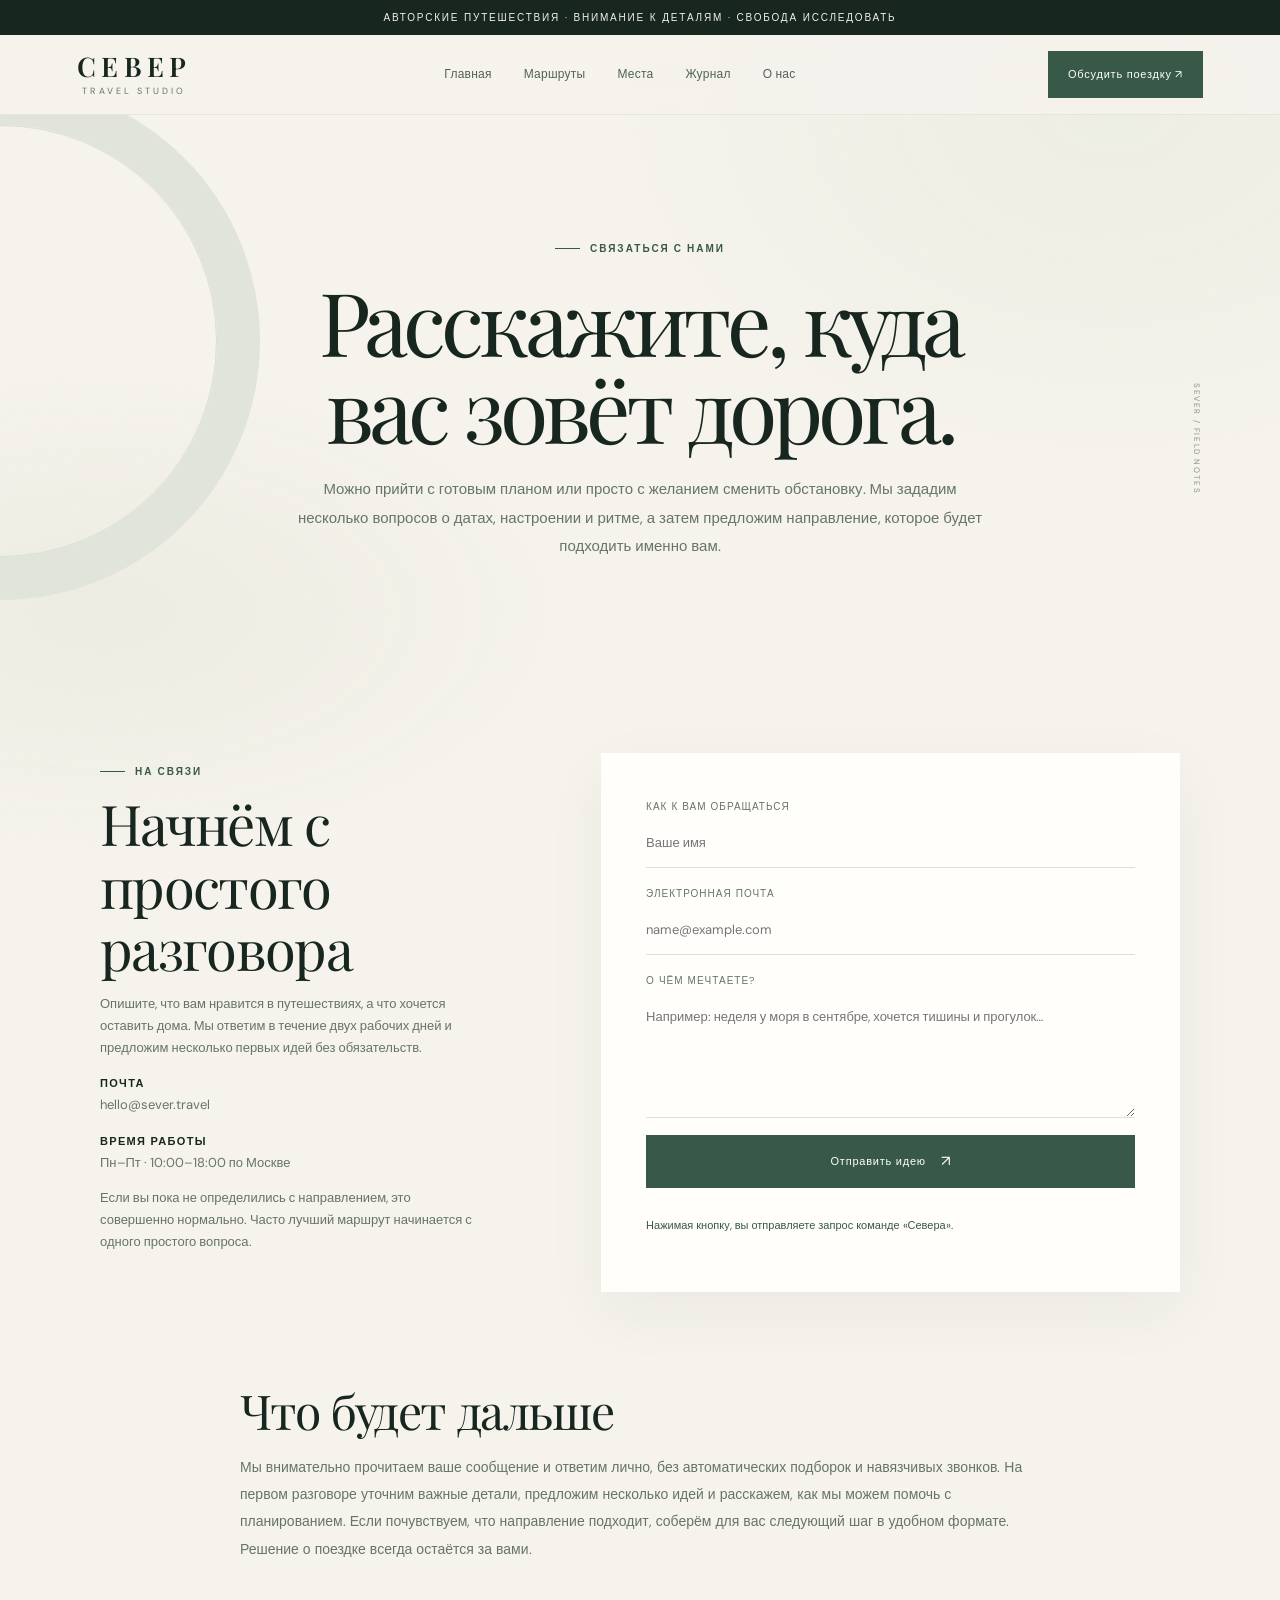
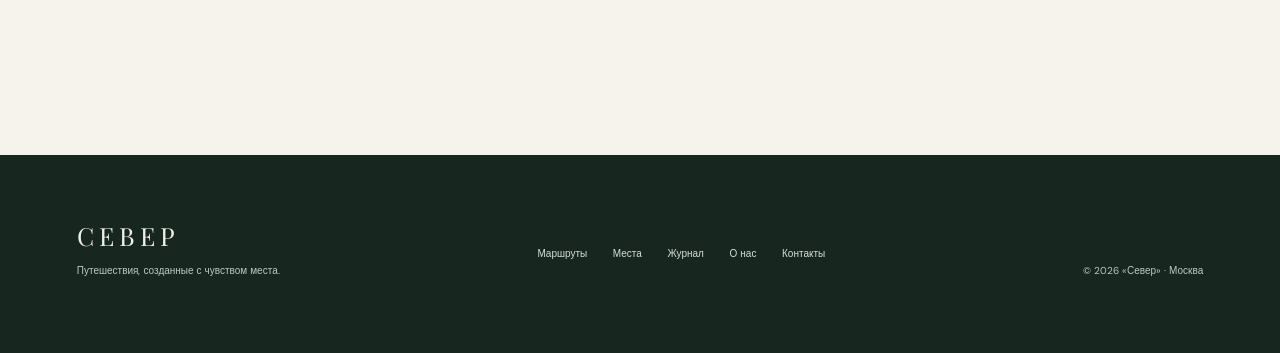
<file: contact.html>
<!doctype html><html lang="ru"><head><meta charset="utf-8"><meta name="viewport" content="width=device-width, initial-scale=1"><meta name="description" content="Расскажите команде Севера о путешествии, которое вы задумали."><title>Контакты — Север</title><link rel="preconnect" href="https://fonts.googleapis.com"><link rel="preconnect" href="https://fonts.gstatic.com" crossorigin><link href="https://fonts.googleapis.com/css2?family=DM+Sans:wght@400;500;600;700&family=Playfair+Display:wght@400;500;600&display=swap" rel="stylesheet"><link rel="stylesheet" href="style.css"><script defer src="script.js"></script></head><body><div id="site"></div></body></html>
</file>
<file: style.css>
@import url('https://fonts.googleapis.com/css2?family=DM+Sans:wght@400;500;600;700&family=Playfair+Display:wght@400;500;600&display=swap');
:root{--ink:#172720;--muted:#66746b;--paper:#f5f3ec;--white:#fffefa;--green:#385848;--sage:#d9e0d5;--lime:#c8d77d;--line:#dce1d8;--serif:'Playfair Display',Georgia,serif;--sans:'DM Sans',Arial,sans-serif;--gutter:clamp(22px,6vw,92px);--measure:1280px}*{box-sizing:border-box}html{scroll-behavior:smooth}body{margin:0;background:var(--paper);color:var(--ink);font-family:var(--sans);line-height:1.7}body:before{content:"";position:fixed;inset:0;pointer-events:none;z-index:-1;background:radial-gradient(ellipse at 87% 12%,#e6e9dc88,transparent 32%),radial-gradient(ellipse at 8% 68%,#e4e5d880,transparent 28%)}a{color:inherit;text-decoration:none}img{display:block;width:100%;object-fit:cover}button,input,textarea{font:inherit}.topline{background:var(--ink);color:#eef1e8;text-align:center;padding:9px 16px;font-size:10px;letter-spacing:.18em;text-transform:uppercase}.nav{position:sticky;top:0;z-index:10;max-width:1440px;margin:auto;padding:16px var(--gutter);display:flex;align-items:center;justify-content:space-between;gap:30px;background:#f5f3eced;backdrop-filter:blur(14px);border-bottom:1px solid #dce1d8a6}.brand{font-family:var(--serif);font-size:27px;letter-spacing:.2em;font-weight:600;line-height:1.05}.brand small{display:block;font:9px var(--sans);letter-spacing:.34em;color:var(--muted);text-align:center;margin-top:5px}.navlinks{display:flex;align-items:center;gap:clamp(15px,2.5vw,36px);font-size:12px;letter-spacing:.02em}.navlinks a{color:#536158;transition:color .2s}.navlinks a:hover,.navlinks a.active{color:var(--ink)}.navlinks a.active:after{content:"";display:block;height:2px;background:var(--green);margin-top:4px}.nav-cta,.button{display:inline-flex;align-items:center;justify-content:center;gap:15px;padding:13px 19px;background:var(--green);color:white;border:1px solid var(--green);font-size:11px;letter-spacing:.07em;transition:transform .22s,background .22s,border-color .22s}.nav-cta:hover,.button:hover{background:var(--ink);border-color:var(--ink);transform:translateY(-2px)}.button:after{content:'↗';font-size:15px}.menu-toggle{display:none;background:none;border:0;font-size:24px;color:var(--ink)}.hero{max-width:1440px;margin:0 auto;padding:clamp(26px,4vw,58px) var(--gutter) clamp(70px,9vw,130px);display:grid;grid-template-columns:.84fr 1.16fr;gap:clamp(35px,7vw,110px);align-items:center;min-height:640px}.hero>div:first-child{padding:30px 0 30px 2vw;position:relative}.hero>div:first-child:before{content:"";position:absolute;width:150px;height:150px;border:1px solid #c6d0c4;border-radius:50%;right:-50px;top:-30px;z-index:-1}.eyebrow{display:inline-flex;align-items:center;gap:10px;font-size:10px;text-transform:uppercase;letter-spacing:.2em;color:var(--green);font-weight:700}.eyebrow:before{content:"";width:25px;height:1px;background:currentColor}.hero h1,.page-hero h1{font:clamp(56px,7.8vw,108px)/.99 var(--serif);letter-spacing:-.055em;font-weight:400;margin:25px 0 24px;max-width:650px}.hero h1{position:relative;z-index:1}.hero h1:after{content:"";display:block;width:84px;height:8px;margin:23px 0 0;background:var(--lime);clip-path:polygon(0 25%,100% 0,86% 100%,8% 75%)}.hero p,.page-hero p{color:var(--muted);font-size:15px;max-width:430px;line-height:1.9}.hero-actions{display:flex;gap:23px;align-items:center;margin-top:31px}.text-link{border-bottom:1px solid #9da69e;padding-bottom:4px;font-size:12px;transition:border-color .2s}.text-link:hover{border-color:var(--ink)}.hero-photo{height:min(67vw,665px);min-height:475px;position:relative}.hero-photo:before{content:"";position:absolute;inset:18px -18px -18px 18px;border:1px solid #9eae9d;z-index:0}.hero-photo:after{content:"N 68°12'";position:absolute;top:17px;left:-28px;writing-mode:vertical-rl;transform:rotate(180deg);font-size:9px;letter-spacing:.2em;color:var(--green)}.hero-photo img{position:relative;z-index:1;height:100%;filter:saturate(.83)}.photo-caption{position:absolute;z-index:2;bottom:18px;left:18px;background:var(--white);padding:11px 15px;font-size:10px;letter-spacing:.12em;text-transform:uppercase;box-shadow:0 8px 28px #14251b22}.section{padding:clamp(66px,8vw,110px) var(--gutter)}.section-inner{max-width:var(--measure);margin:auto}.section-head{display:flex;justify-content:space-between;align-items:end;gap:28px;margin-bottom:37px}.section h2,.page-intro h2{font:clamp(34px,4.5vw,58px)/1.12 var(--serif);letter-spacing:-.035em;font-weight:400;margin:12px 0}.section-head p{color:var(--muted);max-width:400px;margin:0;font-size:13px;line-height:1.9}.cards{display:grid;grid-template-columns:repeat(3,1fr);gap:clamp(16px,2.3vw,32px)}.card{position:relative;min-width:0}.card img{height:clamp(245px,27vw,355px);transition:transform .6s cubic-bezier(.2,.7,.2,1),filter .4s;filter:saturate(.84)}.card:hover img{transform:scale(1.025);filter:saturate(1)}.card:before{content:"";position:absolute;z-index:1;inset:0 0 auto;height:38%;pointer-events:none;background:linear-gradient(180deg,#17272032,transparent)}.card-meta{font-size:9px;color:var(--green);text-transform:uppercase;letter-spacing:.16em;margin-top:17px;font-weight:700}.card h3{font:clamp(23px,2.5vw,31px)/1.18 var(--serif);font-weight:400;letter-spacing:-.025em;margin:7px 0}.card p{font-size:12px;color:var(--muted);line-height:1.8;margin:7px 0}.section-head>div{max-width:650px}.section-head h2{margin-bottom:0}.feature-band{background:#e4e8de;padding:clamp(60px,7vw,98px) var(--gutter);overflow:hidden;position:relative}.feature-band:before{content:"";position:absolute;width:420px;height:420px;border:1px solid #bdc9bb;border-radius:50%;right:-130px;top:-180px;box-shadow:0 0 0 35px #0000,0 0 0 36px #bdc9bb66}.feature-inner{max-width:var(--measure);margin:auto;display:grid;grid-template-columns:1.05fr .95fr;gap:clamp(45px,8vw,120px);align-items:center}.feature-inner img{height:clamp(320px,39vw,490px);position:relative;z-index:1;filter:saturate(.82)}.feature-inner>div{max-width:510px}.feature-inner h2{font-size:clamp(38px,5vw,62px);margin:16px 0}.feature-inner p{color:var(--muted);font-size:13px;line-height:1.9;margin-bottom:24px}.quote{background:var(--green);color:white;padding:clamp(70px,9vw,125px) var(--gutter);text-align:center;position:relative;overflow:hidden}.quote:before,.quote:after{position:absolute;color:#fff2;font:200px/.8 var(--serif);pointer-events:none}.quote:before{content:'“';left:5%;top:18px}.quote:after{content:'”';right:5%;bottom:-60px}.quote blockquote{font:clamp(27px,4.2vw,52px)/1.35 var(--serif);max-width:920px;margin:0 auto;letter-spacing:-.02em}.quote cite{display:block;font:10px var(--sans);letter-spacing:.2em;text-transform:uppercase;margin-top:28px;color:#e1e8e2}.page-hero{max-width:1440px;margin:auto;padding:clamp(65px,9vw,126px) var(--gutter) clamp(57px,7vw,100px);text-align:center;position:relative;isolation:isolate;overflow:hidden}.page-hero:before{content:"";position:absolute;width:430px;height:430px;border-radius:50%;border:1px solid #d9dfd4;left:-215px;top:10px;z-index:-1;box-shadow:0 0 0 42px #0000,0 0 0 43px #e0e4db}.page-hero:after{content:"SEVER / FIELD NOTES";position:absolute;right:var(--gutter);top:50%;writing-mode:vertical-rl;font-size:8px;letter-spacing:.2em;color:#879289}.page-hero h1{font-size:clamp(49px,7vw,88px);margin:20px auto 24px;max-width:900px}.page-hero p{margin:0 auto;max-width:690px}.page-intro{max-width:780px;margin:0 auto 42px;text-align:center}.page-intro p,.long-copy p{color:var(--muted)}.split{display:grid;grid-template-columns:1fr 1fr;gap:clamp(38px,7vw,100px);align-items:center}.split img{height:clamp(330px,42vw,530px);filter:saturate(.84)}.split h2{font-size:clamp(38px,4.8vw,60px)}.split p{color:var(--muted);font-size:13px;line-height:1.9}.long-copy{max-width:800px;margin:clamp(45px,7vw,90px) auto}.long-copy h2{font:clamp(32px,4vw,48px)/1.2 var(--serif);letter-spacing:-.03em}.long-copy p{font-size:14px;line-height:1.95}.journal-grid .card img{height:clamp(260px,32vw,410px)}.cta-panel{background:var(--sage);padding:clamp(38px,6vw,76px);text-align:center;margin-top:55px;position:relative;overflow:hidden}.cta-panel:before{content:"";position:absolute;width:180px;height:180px;border-radius:50%;border:1px solid #bcc9b9;left:-90px;top:-100px;box-shadow:0 0 0 22px #0000,0 0 0 23px #c7d1c3}.cta-panel h2{font-size:clamp(33px,4.3vw,52px);margin:0}.cta-panel p{max-width:550px;margin:12px auto 24px;color:var(--muted);font-size:13px}.contact-grid{display:grid;grid-template-columns:.8fr 1.2fr;gap:clamp(45px,9vw,125px);max-width:1080px;margin:auto}.contact-info h2{font:clamp(36px,4.5vw,56px)/1.12 var(--serif);letter-spacing:-.03em}.contact-info p{color:var(--muted);font-size:13px}.contact-info strong{font-size:11px;color:var(--ink);text-transform:uppercase;letter-spacing:.12em}.contact-form{display:grid;gap:17px;background:var(--white);padding:clamp(22px,4vw,45px);box-shadow:0 20px 60px #26362a0d}.contact-form label{font-size:10px;color:var(--muted);text-transform:uppercase;letter-spacing:.1em}.contact-form input,.contact-form textarea{display:block;width:100%;border:0;border-bottom:1px solid var(--line);background:transparent;padding:13px 0;margin-top:4px;outline:none;color:var(--ink);font-size:13px}.contact-form input:focus,.contact-form textarea:focus{border-color:var(--green)}.contact-form textarea{min-height:125px;resize:vertical}.form-note{color:var(--green);font-size:11px;min-height:20px}.footer{background:var(--ink);color:#eef0e9;padding:clamp(42px,5vw,65px) var(--gutter)}.footer-inner{max-width:var(--measure);margin:auto;display:flex;justify-content:space-between;gap:30px;align-items:center}.footer p{font-size:10px;color:#bec8c0}.footer-links{display:flex;gap:clamp(14px,2vw,28px);font-size:10px;color:#d5ddd6}.footer-links a:hover{color:var(--lime)}.footer-brand{font:25px var(--serif);letter-spacing:.2em}.footer-inner>p:last-child{align-self:end}@media(max-width:760px){.topline{font-size:8px;letter-spacing:.1em}.nav{padding:15px var(--gutter);flex-wrap:wrap}.menu-toggle{display:block;margin-left:auto}.nav-cta{display:none}.navlinks{display:none;order:3;flex-direction:column;align-items:flex-start;width:100%;gap:0;padding:6px 0}.navlinks.open{display:flex}.navlinks a{padding:11px 0;width:100%;border-top:1px solid var(--line)}.navlinks a.active:after{display:none}.hero{grid-template-columns:1fr;padding:25px var(--gutter) 64px;gap:30px;min-height:0}.hero>div:first-child{padding:20px 0 10px}.hero>div:first-child:before{width:95px;height:95px;right:0;top:-6px}.hero h1{font-size:clamp(54px,15vw,76px);max-width:530px}.hero h1:after{height:6px}.hero p{font-size:14px}.hero-photo{height:110vw;min-height:370px;max-height:560px;margin:0 9px 0 0}.hero-photo:before{inset:12px -12px -12px 12px}.hero-photo:after{left:-17px;font-size:7px}.section{padding:62px var(--gutter)}.section-head{display:block;margin-bottom:26px}.section-head p{margin-top:13px}.cards{grid-template-columns:1fr;gap:30px}.card img{height:min(82vw,390px)}.card-meta{margin-top:13px}.card h3{font-size:29px}.feature-band{padding:56px var(--gutter)}.feature-inner,.split,.contact-grid{grid-template-columns:1fr;gap:30px}.feature-inner img,.split img{height:min(90vw,430px)}.feature-inner h2{font-size:42px}.page-hero{padding:63px var(--gutter) 50px}.page-hero:before{width:300px;height:300px;left:-230px}.page-hero:after{right:18px;font-size:7px}.page-hero h1{font-size:clamp(45px,13vw,64px)}.page-hero p{font-size:14px}.long-copy{margin:40px auto}.long-copy p{font-size:13px}.journal-grid .card img{height:min(88vw,400px)}.cta-panel{padding:37px 22px;margin-top:35px}.footer-inner{flex-direction:column;align-items:flex-start}.footer-links{flex-wrap:wrap;gap:12px 20px}.footer-inner>p:last-child{align-self:flex-start}.quote{padding:60px var(--gutter)}.quote:before,.quote:after{font-size:120px}.quote:before{left:2%;top:12px}.quote:after{right:3%;bottom:-33px}}
@media(prefers-reduced-motion:reduce){html{scroll-behavior:auto}*,*:before,*:after{transition:none!important}}
</file>
